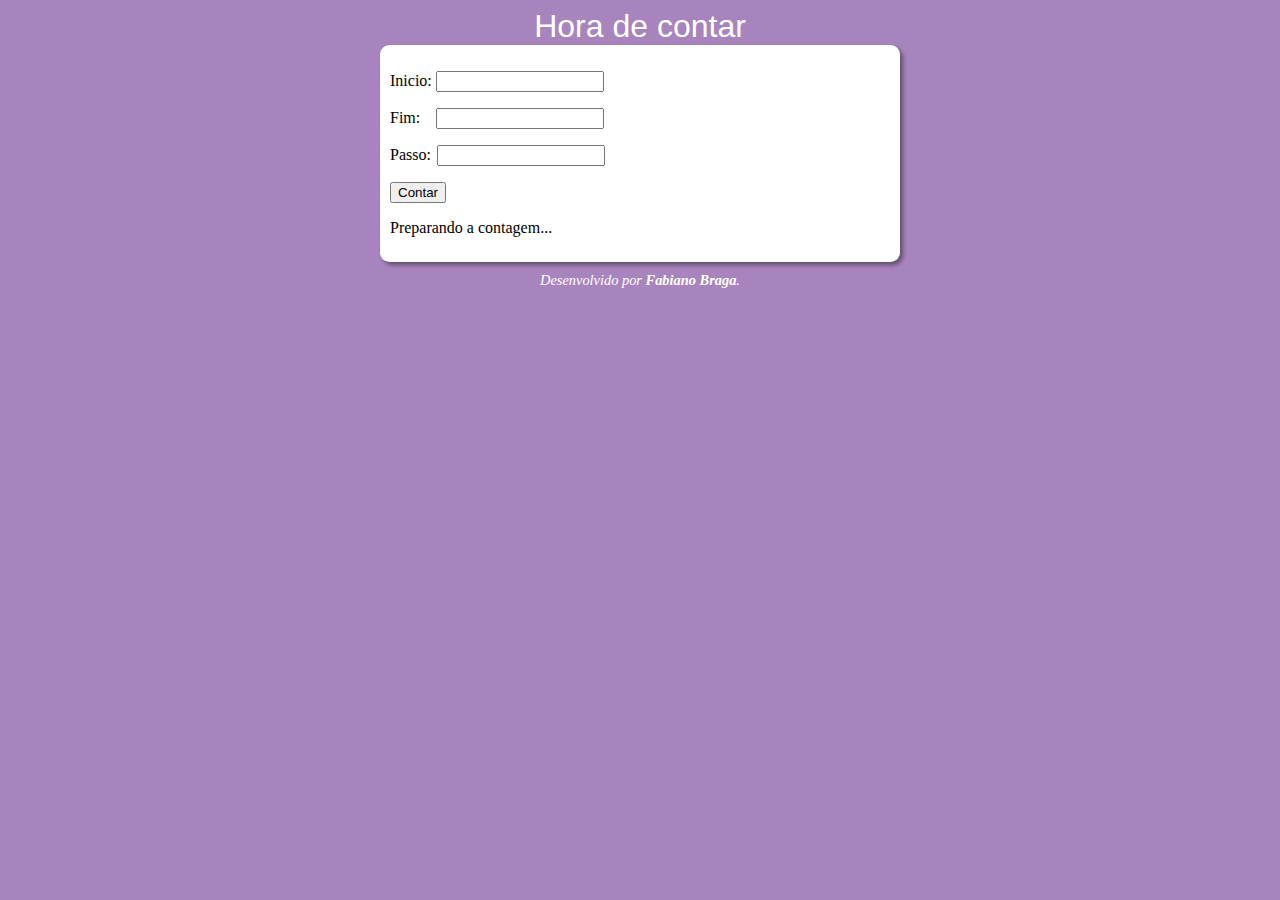
<file: contando/index.html>
<!DOCTYPE html>
<html lang="pt-br">
<head>
    <meta charset="UTF-8">
    <meta http-equiv="X-UA-Compatible" content="IE=edge">
    <meta name="viewport" content="width=device-width, initial-scale=1.0">
    <title>Contando</title>
    <link rel="stylesheet" href="estilo/style.css">
</head>
<body>
    <header>
        Hora de contar
    </header>
    <section>
        <div id="dados">
            <p>Inicio: <input type="number" name="txtini" id="txtini"></p>
            <p>Fim: <input type="number" name="txtfim" id="txtfim"></p>
            <p>Passo: <input type="number" name="txtpasso" id="txtpasso"></p>
            <p><input id="btn" type="button" value="Contar" onclick="contar()"></p>
        </div>
        <div id="res">
            <p>Preparando a contagem...</p>
        </div>
    </section>
    <footer>
        Desenvolvido por <strong>Fabiano Braga</strong>.
    </footer>
    <script src="scripts/contar.js"></script>
    
</body>
</html>
</file>
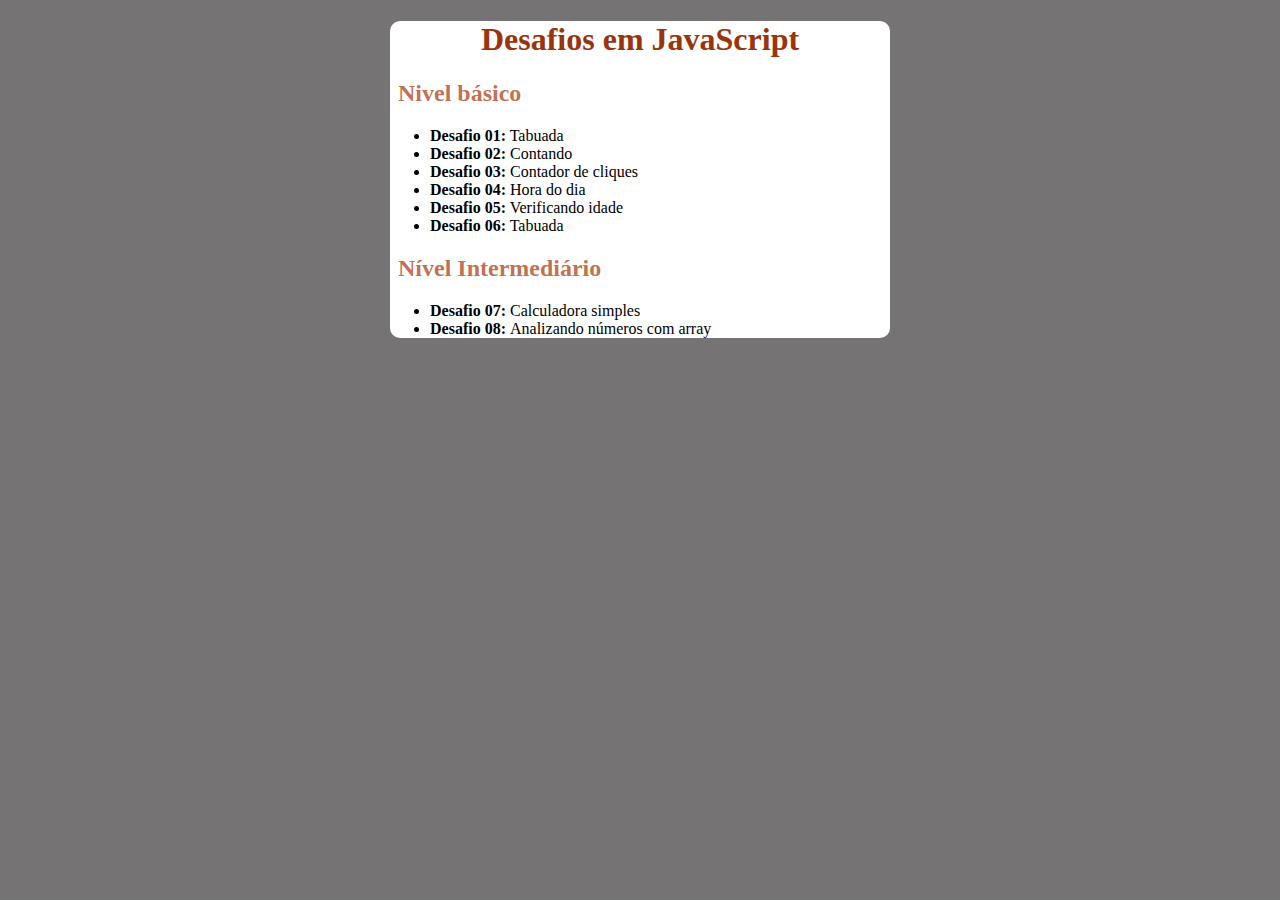
<file: desafios/index.html>
<!DOCTYPE html>
<html lang="pt-BR">
<head>
    <meta charset="UTF-8">
    <meta http-equiv="X-UA-Compatible" content="IE=edge">
    <meta name="viewport" content="width=device-width, initial-scale=1.0">
    <title>JavaScritp</title>
    <link rel="stylesheet" href="style.css">
</head>
<body>
    <main>
        <h1>Desafios em JavaScript</h1>
        <h2>Nivel básico</h2>
        <div>
            <ul>
                <li>
                    <a href="tabuada/index.html"><strong>Desafio 01:</strong></a> Tabuada
                </li>
                <li>
                    <a href="contando/index.html"><strong>Desafio 02:</strong></a> Contando
                </li>
                <li>
                    <a href="contador-de-cliques/index.html"><strong>Desafio 03:</strong></a> Contador de cliques
                </li>
                <li>
                    <a href="hora-do-dia/index.html"><strong>Desafio 04:</strong></a> Hora do dia
                </li>
                <li>
                    <a href="verificar-idade/"><strong>Desafio 05:</strong></a> Verificando idade
                </li>
                <li>
                    <a href=""><strong>Desafio 06:</strong></a> Tabuada
                </li>
                
            </ul>
        </div>

        <h2>Nível Intermediário</h2>
        <div>
            <ul>
                <li>
                    <a href="calculadora/index.html"><strong>Desafio 07:</strong></a> Calculadora simples
                </li>
                <li>
                    <a href="analizando-numeros-com-array/index.html"><strong>Desafio 08: </strong></a> Analizando números com array
                </li>
            </ul>
        </div>
    </main>
    
</body>
</html>
</file>
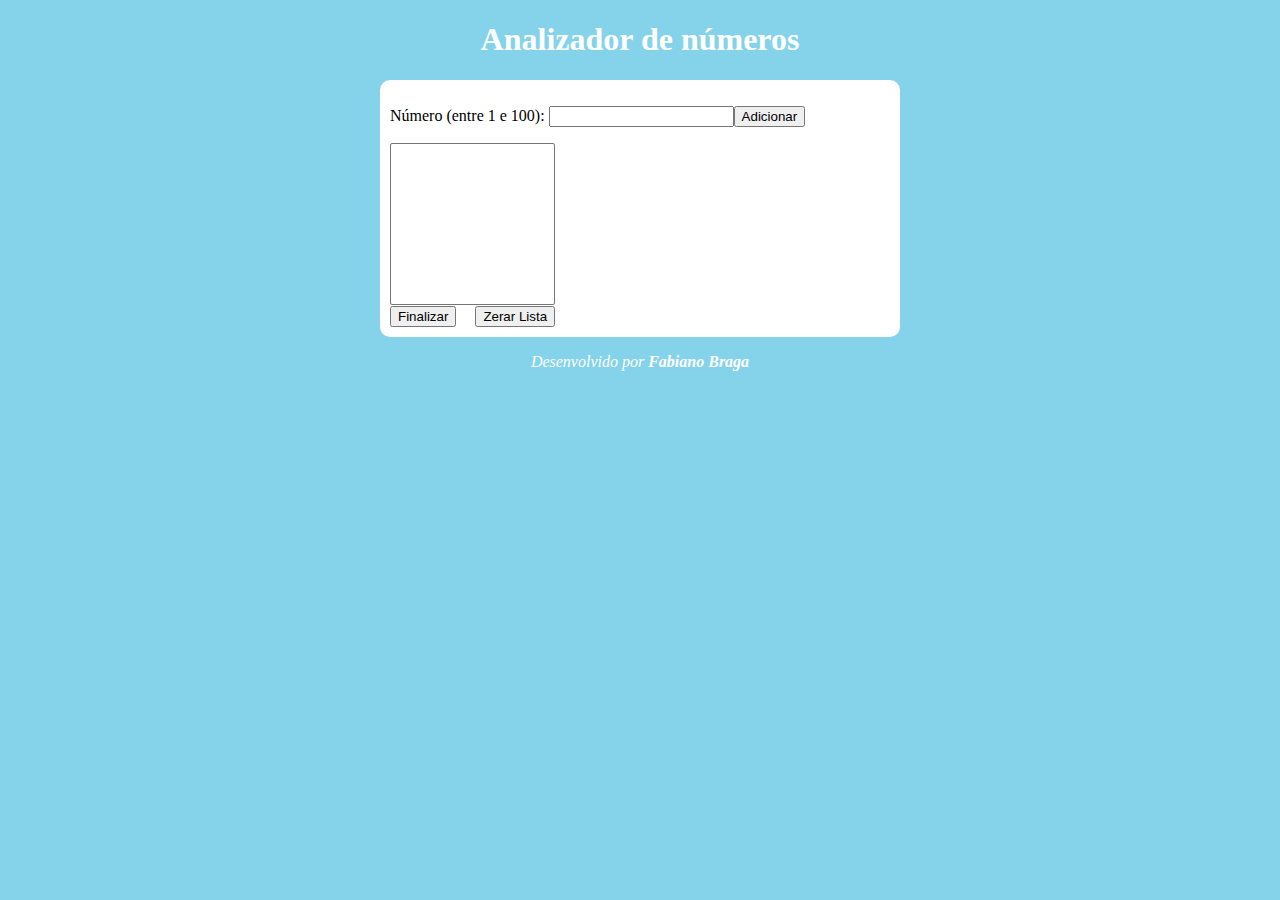
<file: desafios/analizando-numeros-com-array/index.html>
<!DOCTYPE html>
<html lang="pt-br">
<head>
    <meta charset="UTF-8">
    <meta http-equiv="X-UA-Compatible" content="IE=edge">
    <meta name="viewport" content="width=device-width, initial-scale=1.0">
    <title>Analizador de números</title>
    <link rel="stylesheet" href="estilo/style.css">
</head>
<body>
    <header><h1>Analizador de números</h1></header>
    <section>

        <div id="dados">
            <p>Número (entre 1 e 100):
                <input type="number" name="txtnum" id="txtnum"><input id="btnadd" type="button" value="Adicionar" onclick="adicionar()"></p>
          
            <select name="tab" id="tab" size="10px">

            </select><br>
            <input id="btnfinalizar" type="button" value="Finalizar" onclick="finalizar()"> <input id="btnzerar" type="button" value="Zerar Lista" onclick="Zerar()">
        </div>
        <div id="res">

        </div>
    </section>
    <footer>
        <p>Desenvolvido por <strong><a href="https://github.com/Fabiano-Braga" target="_blank">Fabiano Braga</a></strong></p>
    </footer>

    <script src="scripts/array.js"></script>
</body>
</html>
</file>
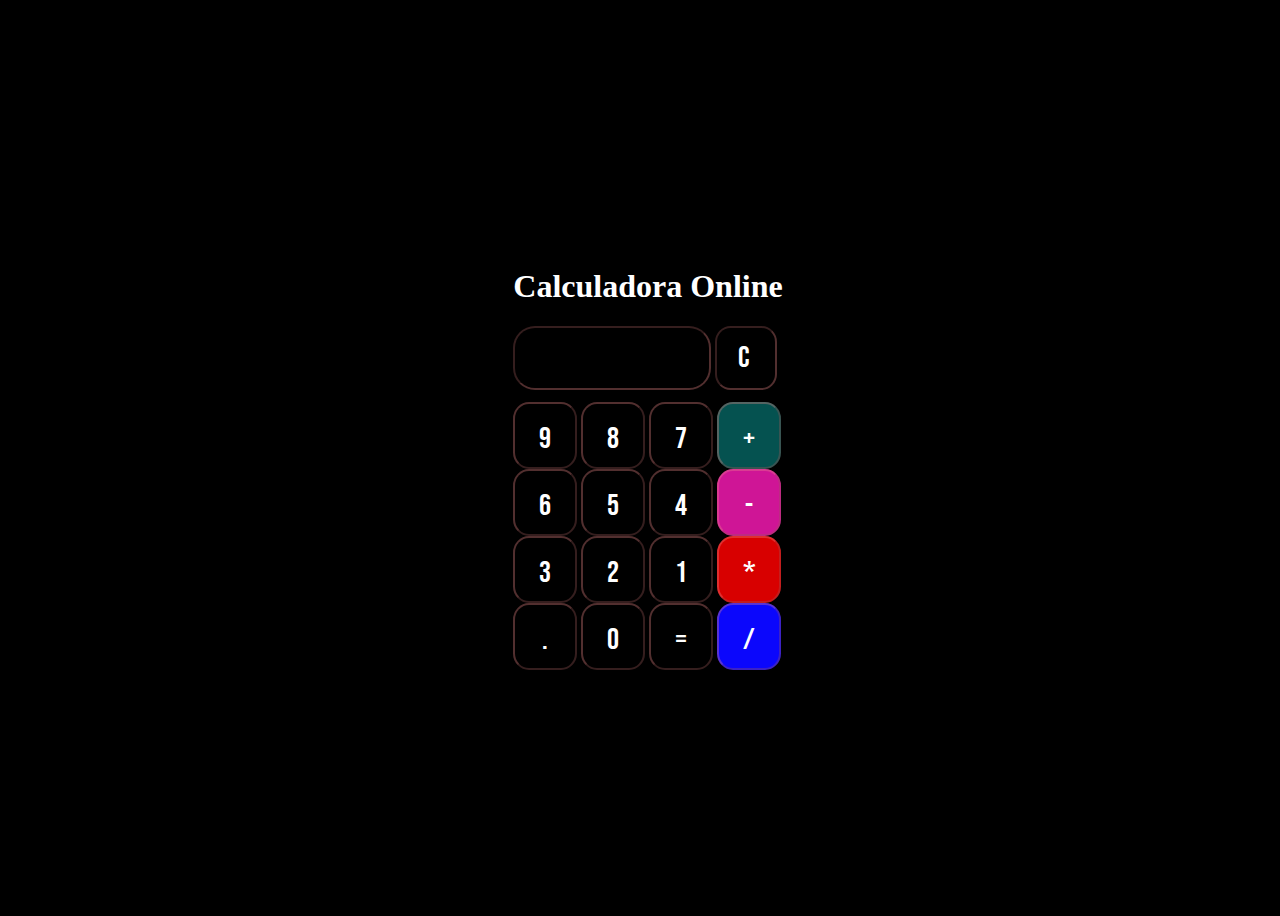
<file: desafios/calculadora/index.html>
<!DOCTYPE html>
<html lang="pt-br">
<head>
    <meta charset="UTF-8">
    <meta http-equiv="X-UA-Compatible" content="IE=edge">
    <meta name="viewport" content="width=device-width, initial-scale=1.0">
    <title>Document</title>
    <link rel="stylesheet" href="estilos/style.css">
</head>
<body>
    <div class="main">
        <h1>Calculadora Online</h1>
        <form action="" name="Calculator" >

            <input type="text" class="text maincolor" name="text1" disabled>
            <input type="text" class="text1 maincolor" name="text12" value="C" onclick="location.reload()"><br>

            <input type="button" class="num maincolor" name="btn9" value="9" onclick="displaynum(btn9.value)">
            <input type="button" class="num maincolor" name="btn8" value="8" onclick="displaynum(btn8.value)">
            <input type="button" class="num maincolor" name="btn7" value="7" onclick="displaynum(btn7.value)">
            <input type="button" class="num soma" name="addbtn" value="+" onclick="displaynum(addbtn.value)"><br>

            <input type="button" class="num maincolor" name="btn6" value="6" onclick="displaynum(btn6.value)">
            <input type="button" class="num maincolor" name="btn5" value="5" onclick="displaynum(btn5.value)">
            <input type="button" class="num maincolor" name="btn4" value="4" onclick="displaynum(btn4.value)">
            <input type="button" class="num sub" name="subbtn" value="-" onclick="displaynum(subbtn.value)"><br>

            <input type="button" class="num maincolor" name="btn3" value="3" onclick="displaynum(btn3.value)">
            <input type="button" class="num maincolor" name="btn2" value="2" onclick="displaynum(btn2.value)">
            <input type="button" class="num maincolor" name="btn1" value="1" onclick="displaynum(btn1.value)">
            <input type="button" class="num mult" name="multbtn" value="*" onclick="displaynum(multbtn.value)"><br>

            <input type="button" class="num maincolor" name="dot" value="." onclick="displaynum(dot.value)">
            <input type="button" class="num maincolor" name="btn0" value="0" onclick="displaynum(btn0.value)">
            <input type="button" class="num maincolor" name="eqlbtn" value="=" onclick="text1.value=eval(text1.value)">
            <input type="button" class="num divi" name="divbtn" value="/" onclick="displaynum(divbtn.value)"><br>

        </form>

    </div>
    
</body>
<script src="scripts/calculadora.js"></script>
</html>
</file>
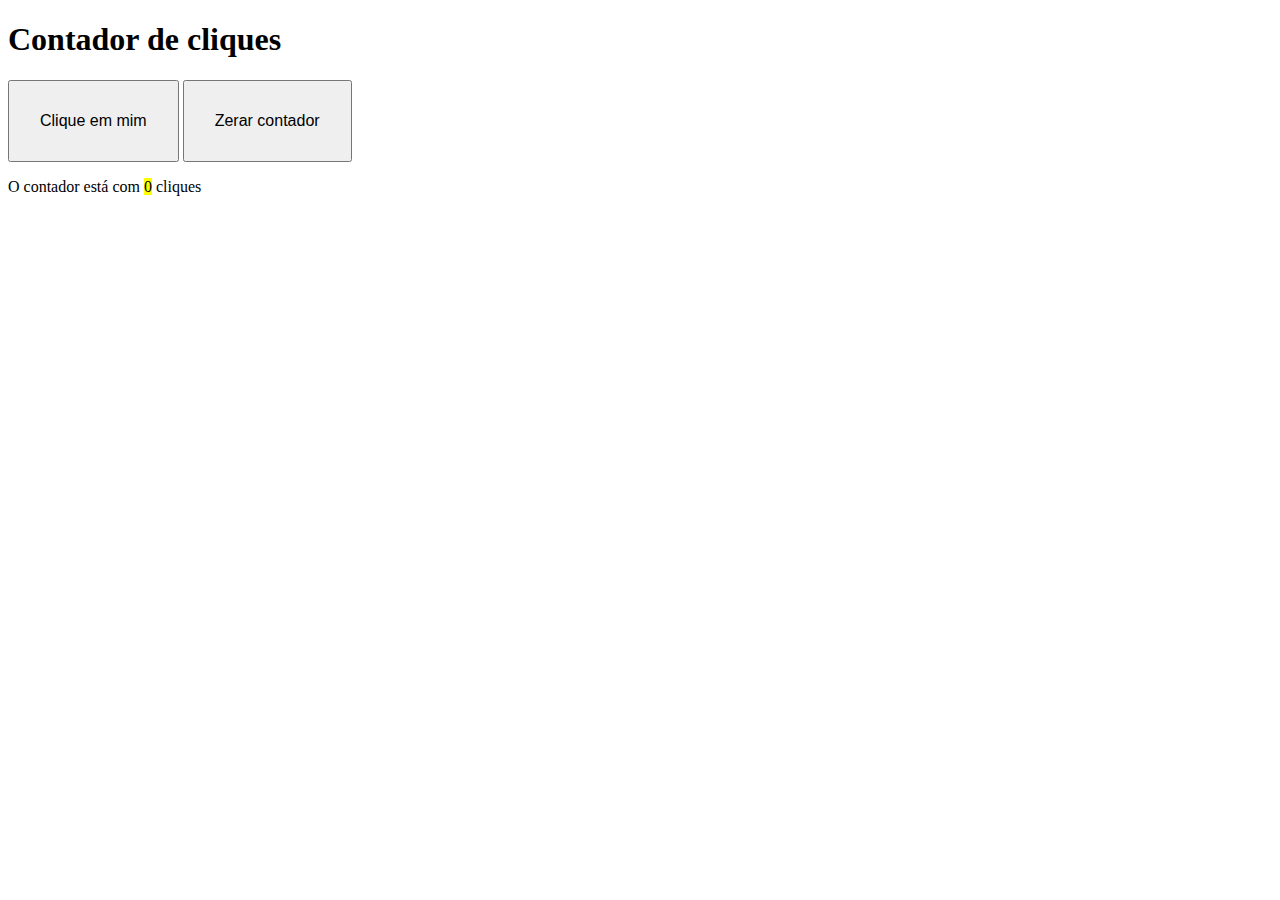
<file: desafios/contador-de-cliques/index.html>
<!DOCTYPE html>
<html lang="pt-BR">
<head>
    <meta charset="UTF-8">
    <meta http-equiv="X-UA-Compatible" content="IE=edge">
    <meta name="viewport" content="width=device-width, initial-scale=1.0">
    <title>Contador de cliques</title>
    <link rel="stylesheet" href="estilos/style.css">
</head>
<body>
    <h1>Contador de cliques</h1>
    <button onclick="Click()">Clique em mim</button>
    <button onclick="Zerar()">Zerar contador</button>
    <div id="res">
        <p>O contador está com <mark>0</mark> cliques </p>

    </div>
    
    <script src="scripts.cliques.js"></script>
</body>
</html>
</file>
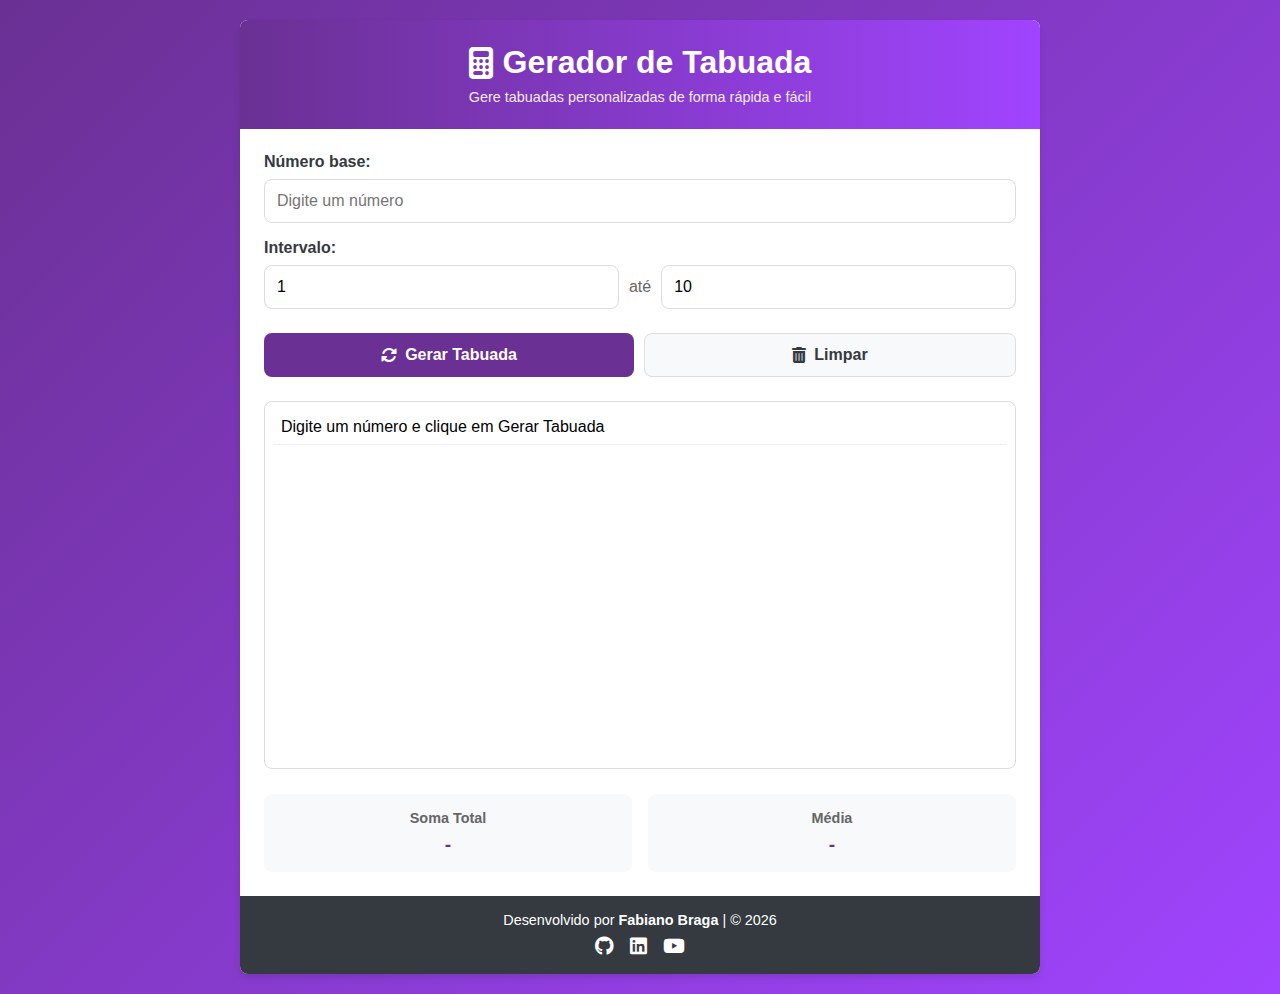
<file: desafios/gerador-tabuada/index.html>
<!DOCTYPE html>
<html lang="pt-br">
<head>
    <meta charset="UTF-8">
    <meta http-equiv="X-UA-Compatible" content="IE=edge">
    <meta name="viewport" content="width=device-width, initial-scale=1.0">
    <title>Gerador de Tabuada Profissional</title>
    <link rel="stylesheet" href="https://cdnjs.cloudflare.com/ajax/libs/font-awesome/6.4.0/css/all.min.css">
    <link rel="stylesheet" href="style/gerador.css">
</head>
<body>
    <div class="container">
        <header>
            <h1><i class="fas fa-calculator"></i> Gerador de Tabuada</h1>
            <p class="subtitle">Gere tabuadas personalizadas de forma rápida e fácil</p>
        </header>
        
        <section class="main-content">
            <div class="input-section">
                <div class="input-group">
                    <label for="txtnum">Número base:</label>
                    <input type="number" name="txtnum" id="txtnum" placeholder="Digite um número">
                </div>
                
                <div class="input-group">
                    <label for="range">Intervalo:</label>
                    <div class="range-inputs">
                        <input type="number" id="startRange" placeholder="Início" value="1">
                        <span>até</span>
                        <input type="number" id="endRange" placeholder="Fim" value="10">
                    </div>
                </div>
                
                <div class="button-group">
                    <button class="btn generate" onclick="Tabuada()">
                        <i class="fas fa-sync-alt"></i> Gerar Tabuada
                    </button>
                    <button class="btn clear" onclick="clearTable()">
                        <i class="fas fa-trash-alt"></i> Limpar
                    </button>
                </div>
            </div>
            
            <div class="result-section">
                <div class="result-display">
                    <select name="select" id="select" size="10">
                        <option>Digite um número e clique em Gerar Tabuada</option>
                    </select>
                </div>
                
                <div class="additional-results">
                    <div class="result-card">
                        <h3>Soma Total</h3>
                        <p id="totalSum">-</p>
                    </div>
                    <div class="result-card">
                        <h3>Média</h3>
                        <p id="average">-</p>
                    </div>
                </div>
            </div>
        </section>
        
        <footer>
            <p>Desenvolvido por <strong>Fabiano Braga</strong> | © <span id="currentYear"></span></p>
            <div class="social-links">
                <a href="https://github.com/Fabiano-Braga" class="social-link" target="_blank" rel="external"><i class="fab fa-github"></i></a>
                <a href="https://www.linkedin.com/in/fabiano-matheus-57a378215/" target="_blank" rel="external" class="social-link"><i class="fab fa-linkedin"></i></a>
                <a href="https://www.youtube.com/@zeroaocode" target="_blank" rel="external" class="social-link"><i class="fab fa-youtube"></i></a>
            </div>
        </footer>
    </div>
    
    <script src="script/gerador.js"></script>
</body>
</html>
</file>
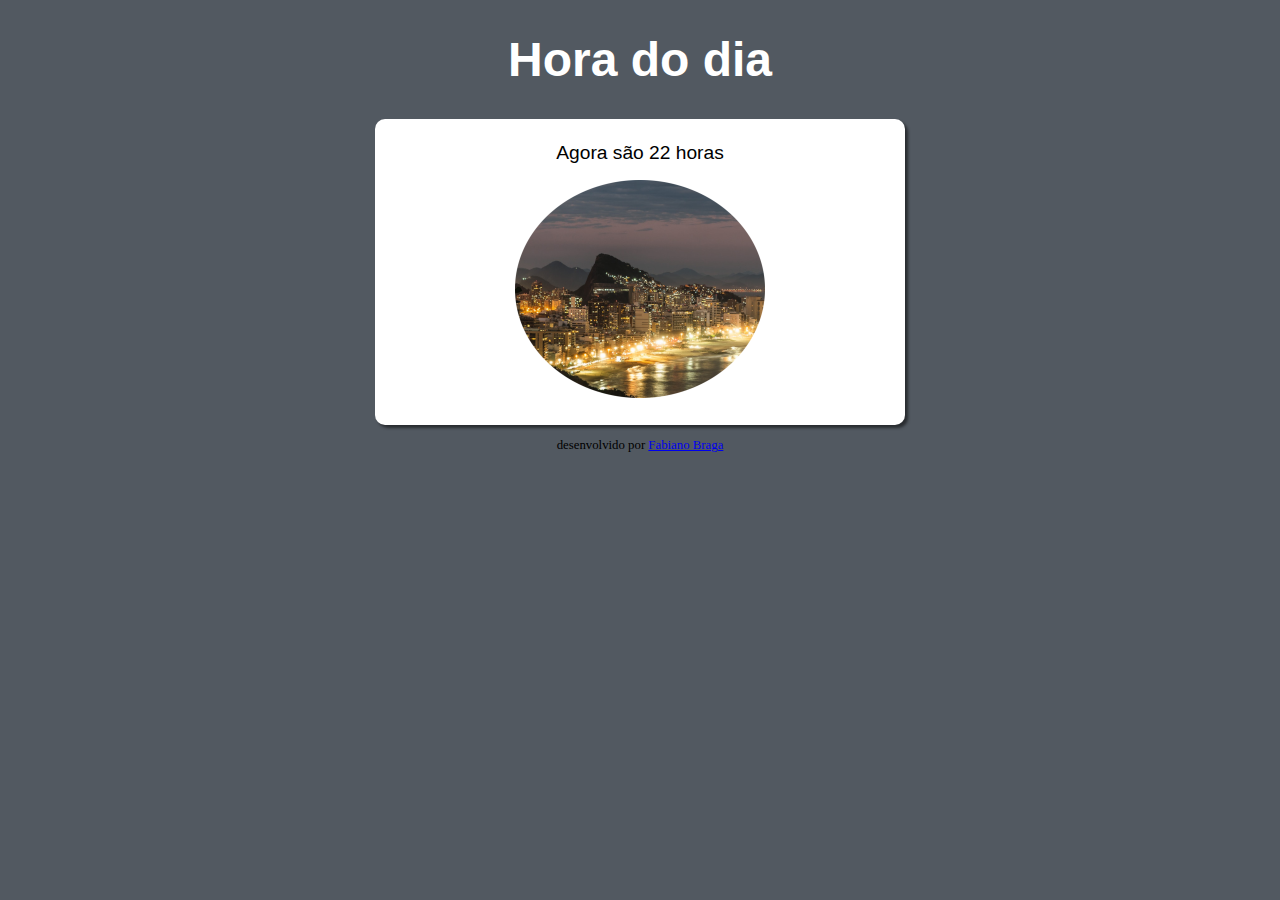
<file: desafios/hora-do-dia/index.html>
<!DOCTYPE html>
<html lang="pt-br">
<head>
    <meta charset="UTF-8">
    <meta http-equiv="X-UA-Compatible" content="IE=edge">
    <meta name="viewport" content="width=device-width, initial-scale=1.0">
    <title>Hora do dia</title>
    <link rel="stylesheet" href="estilo/style.css">
</head>
<body onload="carregar()">
    <header>
        <h1>Hora do dia</h1>
    </header>
    <section>
        <div id="msg">
            Aqui é o resultado
        </div>
        <div id="foto">
           <img id="imagem" src="imagens/manha.png" alt="Foto Manha">
        </div>
    </section>
    <footer>
        <p>desenvolvido por <a href="https://github.com/Fabiano-Braga" target="_blank">Fabiano Braga</a></p>
    </footer>

    <script src="scripts/modelo.js"></script>
    
</body>
</html>
</file>
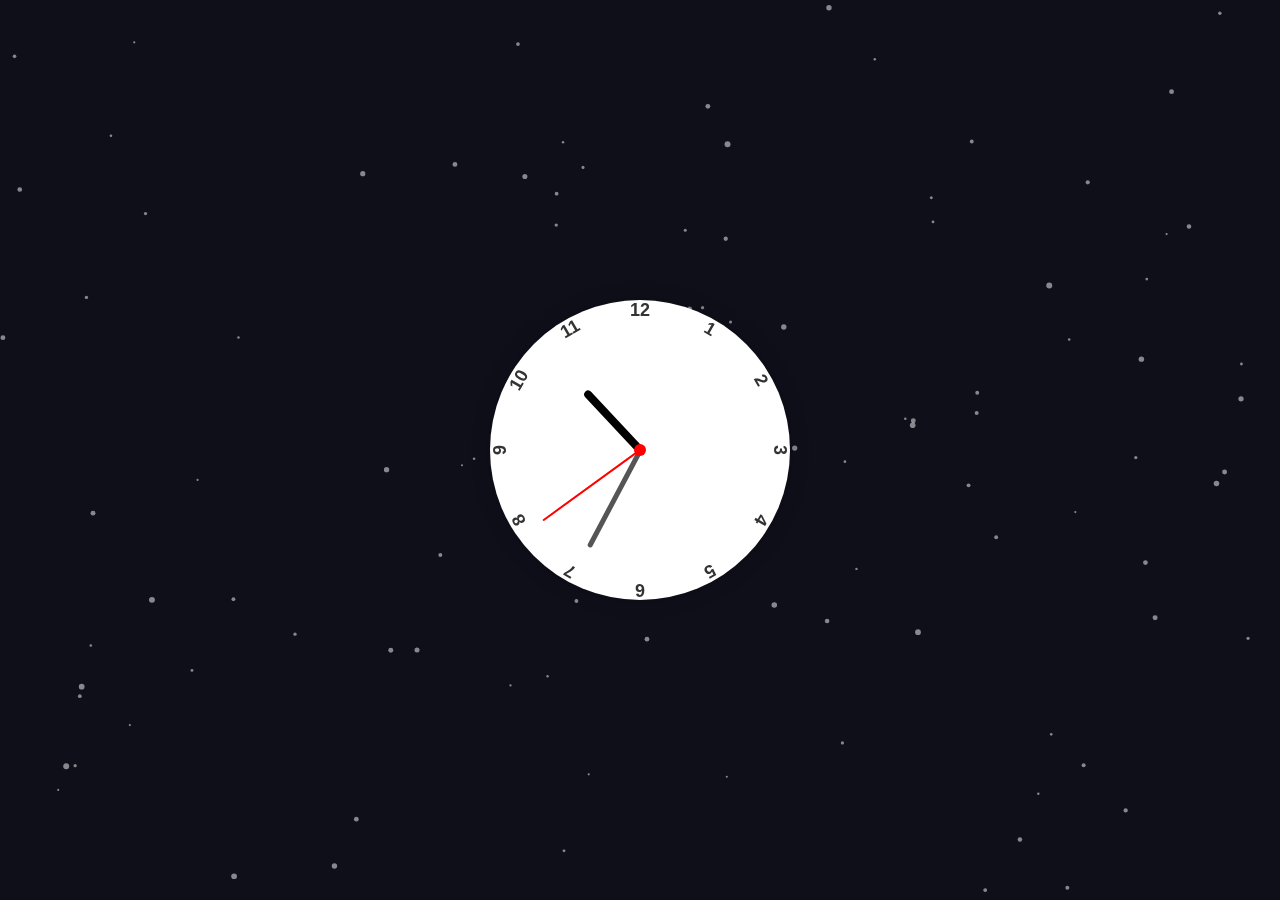
<file: desafios/relogio-analogico/index.html>
<!DOCTYPE html>
<html lang="pt-BR">
<head>
    <meta charset="UTF-8">
    <meta name="viewport" content="width=device-width, initial-scale=1.0">
    <title>Relógio Analógico</title>
    <link rel="stylesheet" href="style/clock.css">
</head>
<canvas id="particles"></canvas>
<body>
    <div class="clock">
        <div class="clock-face">
            <div class="hand hour-hand"></div>
            <div class="hand min-hand"></div>
            <div class="hand second-hand"></div>
            <div class="center-point"></div>
            
            <!-- Marcadores de horas -->
            <div class="number number1">1</div>
            <div class="number number2">2</div>
            <div class="number number3">3</div>
            <div class="number number4">4</div>
            <div class="number number5">5</div>
            <div class="number number6">6</div>
            <div class="number number7">7</div>
            <div class="number number8">8</div>
            <div class="number number9">9</div>
            <div class="number number10">10</div>
            <div class="number number11">11</div>
            <div class="number number12">12</div>
        </div>
    </div>

    <script src="script/clock.js"></script>
</body>
</html>
</file>
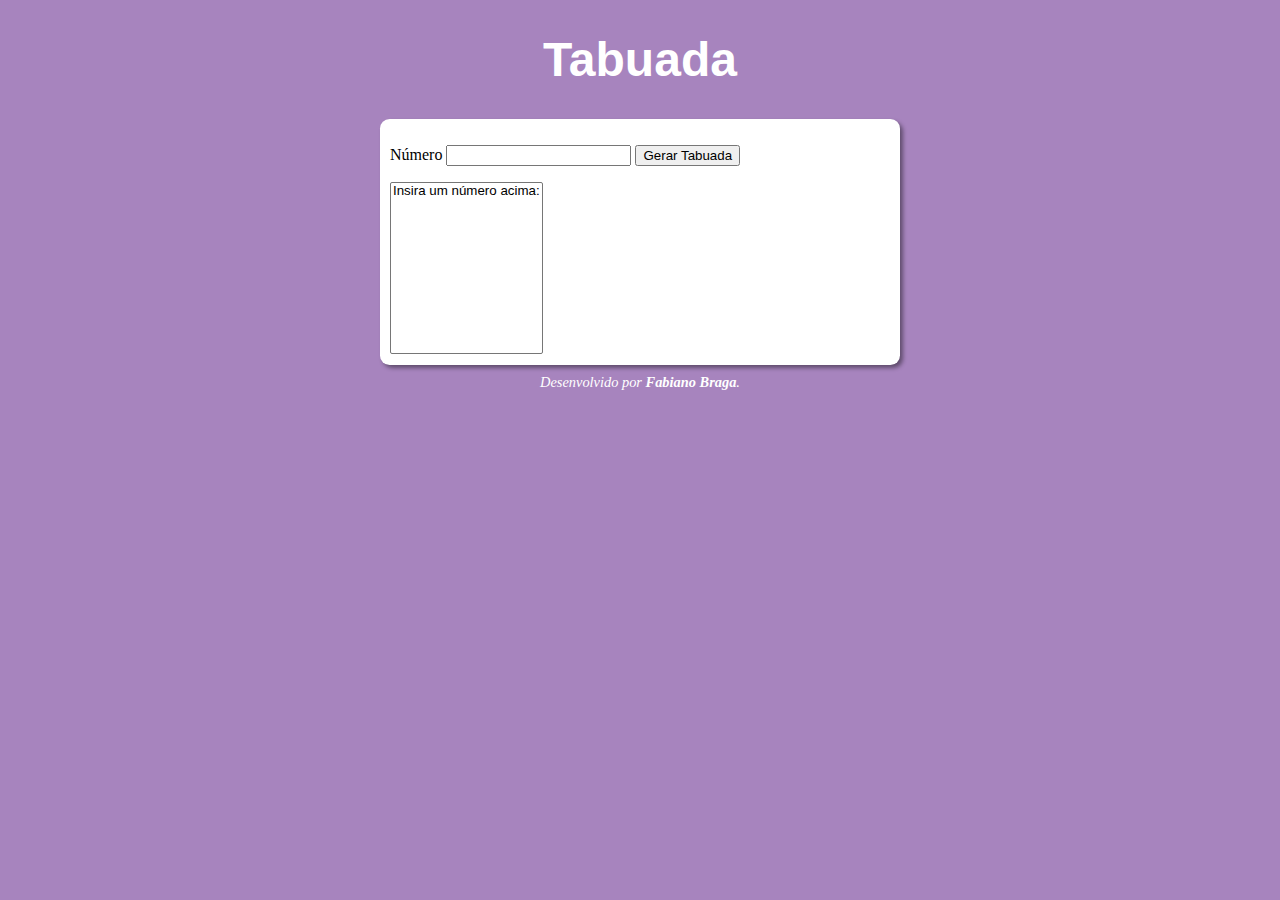
<file: desafios/tabuada/index.html>
<!DOCTYPE html>
<html lang="pt-br">
<head>
    <meta charset="UTF-8">
    <meta http-equiv="X-UA-Compatible" content="IE=edge">
    <meta name="viewport" content="width=device-width, initial-scale=1.0">
    <title>Tabuada</title>
    <link rel="stylesheet" href="estilo/style.css">
</head>
<body>
    <header>
        <h1>Tabuada</h1>
    </header>
    <section>
        <div id="dados">
            <p>Número
                <input type="number" name="txtnum" id="txtnum"> <input type="button" value="Gerar Tabuada" onclick="Tabuada()">
            </p>

        </div>
        <div id="res">
           <select name="select" id="select" size="10px">
            <option>Insira um número acima:</option>
           </select>
        </div>
    </section>
    <footer>Desenvolvido por <strong>Fabiano Braga</strong>.</footer>
    <script src="scripts/tabuada.js"></script>
    
</body>
</html>
</file>
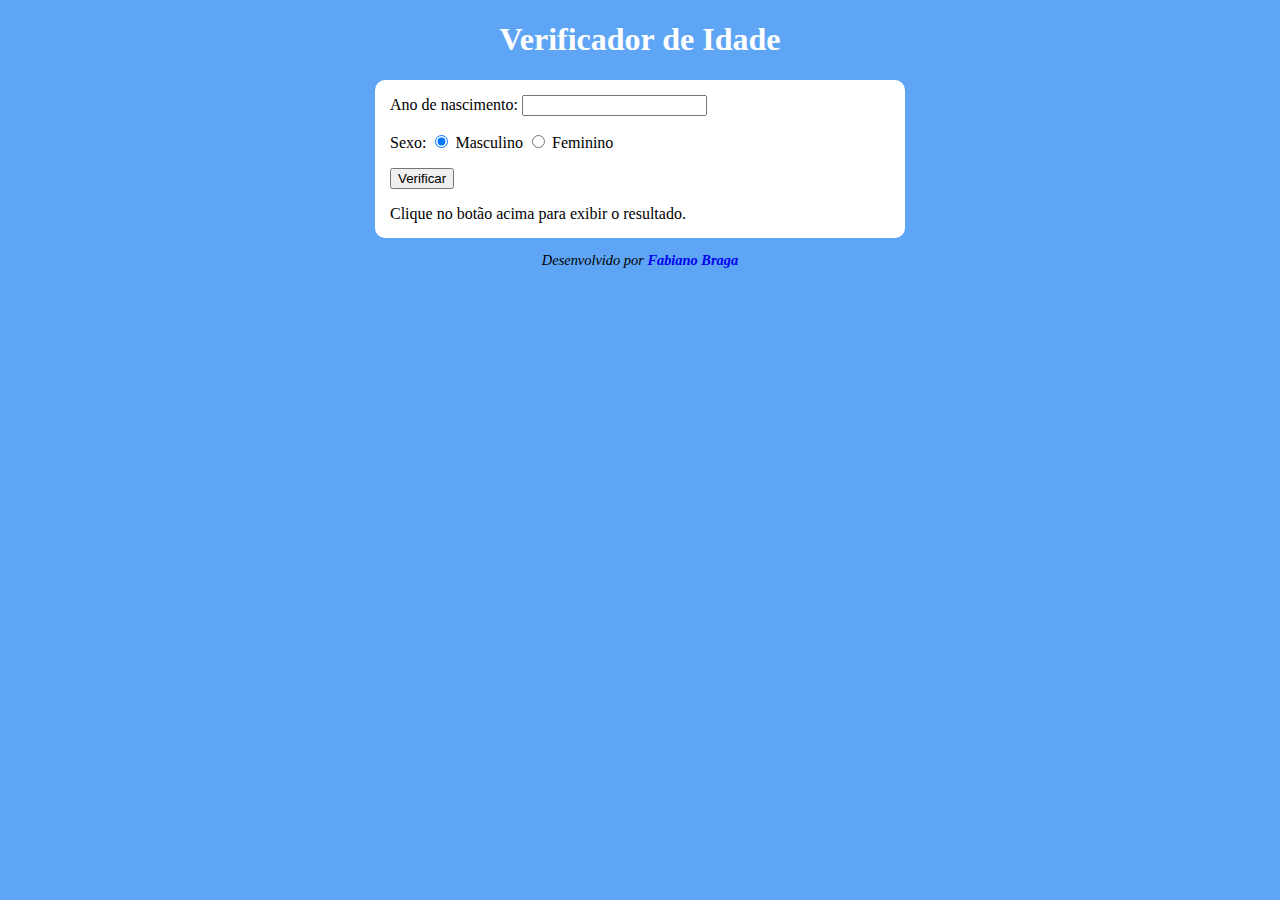
<file: desafios/verificar-idade/index.html>
<!DOCTYPE html>
<html lang="pt-br">
<head>
    <meta charset="UTF-8">
    <meta http-equiv="X-UA-Compatible" content="IE=edge">
    <meta name="viewport" content="width=device-width, initial-scale=1.0">
    <title>Verificando idade</title>
    <link rel="stylesheet" href="estilo/style.css">
</head>
<body>
    <header>
        <h1>Verificador de Idade</h1>
    </header>
    <section>
        <div id="dados">
            Ano de nascimento:
                <input type="number" name="txtano" id="txtano">
            <p>Sexo:
                <input type="radio" name="radiosex" id="masc" checked>
                <label for="masc">Masculino</label>
                <input type="radio" name="radiosex" id="fem">
                <label for="fem">Feminino</label>
            </p>
            <p>
                <input type="button" value="Verificar" onclick="Verificar()">
            </p>
        </div>
        <div id="res">
            Clique no botão acima para exibir o resultado.
        </div>
    </section>
    <footer>
        <p>Desenvolvido por <strong><a href="https://github.com/Fabiano-Braga" target="_blank">Fabiano Braga</a></strong></p>
    </footer>
    <script src="scripts/verifica.js"></script>
    
</body>
</html>
</file>
<file: contando/estilo/style.css>
body {
    background-color: #8454a5b7;
}

header {
    text-align: center;
    font: normal 2rem Arial;
    color: #ffffff;

}

section {
background-color: #ffffff;
max-width: 500px;
margin: auto;
padding: 0.6rem;
border-radius: 0.6rem;
box-shadow: 3px 3px 4px rgba(0, 0, 0, 0.425);
}

#txtini {
    width: 160px;
}

#txtfim {
    width: 160px;
    margin-left: 12px;
}

#txtpasso {
    width: 160px;
    margin-left: 2px;
}

footer {
    text-align: center;
    color: #ffffff;
    padding-top: 0.6rem;
    font-style: italic;
    font-size: 0.9rem;
}
</file>
<file: desafios/style.css>
body {
    background-color: rgb(117, 115, 115);
}

main {
    margin: auto;
    max-width: 500px;
    background-color: white;
    border-radius: 10px;
    
}

main > h1 {
    text-align: center;
    color: #99340c;
}
main h2 {
    color: #a73204b4;
    text-indent: 8px;
}

a {
    color: #000000;
    text-decoration: none;
}

a:hover {
    text-decoration: underline;
    text-decoration-color: #99340c;
}
</file>
<file: desafios/analizando-numeros-com-array/estilo/style.css>
body {
    background-color: #84d3eb;
}

header {
    text-align: center;
    color: #ffffff;
}

section {
    background-color: #ffffff;
    max-width: 500px;
    border-radius: 10px;
    margin: auto;
    padding: 10px;
    

}
#tab {
    width: 165px;
}

#btnzerar {
    margin-left: 15px;
}
footer {
    text-align: center;
    font-style: italic;
    color: #ffffff;
}

a {
    text-decoration: none;
    color: #ffffff;
}

a:hover {
    text-decoration: underline;
    color: black;
}
</file>
<file: desafios/calculadora/estilos/style.css>
@import url('https://fonts.googleapis.com/css2?family=Bebas+Neue&display=swap');

body {
    width: 100%;
    height: 100vh;
    display: flex;
    align-items: center;
    justify-content: center;
    background: black;
}
h1 {
    color: white;
}

input {
    color: #fff;
    padding: 17px;
    outline: none;
    font-size: 30px;
    font-family: 'Bebas Neue', cursive;
    border-radius: 25%;
    border-color: rgba(240, 139, 139, 0.342);
}

.num {
    width: 64px;
    height: 67px;
}

.text {
    width: 160px;
    height: 26px;
    border-radius: 22px;
    letter-spacing: 5px;
    text-align: center;
    margin-bottom: 12px;
}

.text1 {
    width: 24px;
    height: 26px;
    border-radius: 25%;
    letter-spacing: 5px;
    text-align: center;
    margin-bottom: 12px;
    cursor: pointer;
}
.main {
    display: inline-block;

}

.maincolor {
    background-color: black;
    
}

.soma {
    background-color: #055250;

}

.sub {
    background-color: #cf1596;
}

.mult {
    background-color: #d80000;
}

.divi {
    background-color: #0b07fc;
}
</file>
<file: desafios/contador-de-cliques/estilos/style.css>
#btnClick, #btnZerar {
    width: 150px;
    height: 80px;
    line-height: 80px;
    background-color: #acaaaa;
    color: #ffffff;
    display: inline-block;
    margin: 2px;
    text-align: center;
    border-radius: 5px;
}

button {
    cursor: pointer;
    font-size: 12pt;
    padding: 30px;
}
</file>
<file: desafios/gerador-tabuada/style/gerador.css>
:root {
    --primary-color: #6a3093;
    --secondary-color: #a044ff;
    --accent-color: #f39c12;
    --light-color: #f8f9fa;
    --dark-color: #343a40;
    --success-color: #28a745;
    --danger-color: #dc3545;
    --border-radius: 8px;
    --box-shadow: 0 4px 6px rgba(0, 0, 0, 0.1);
    --transition: all 0.3s ease;
}

* {
    margin: 0;
    padding: 0;
    box-sizing: border-box;
    font-family: 'Segoe UI', Tahoma, Geneva, Verdana, sans-serif;
}

body {
    background: linear-gradient(135deg, var(--primary-color), var(--secondary-color));
    min-height: 100vh;
    display: flex;
    justify-content: center;
    align-items: center;
    padding: 20px;
}

.container {
    width: 100%;
    max-width: 800px;
    background-color: white;
    border-radius: var(--border-radius);
    box-shadow: var(--box-shadow);
    overflow: hidden;
}

header {
    background: linear-gradient(to right, var(--primary-color), var(--secondary-color));
    color: white;
    padding: 1.5rem;
    text-align: center;
}

header h1 {
    font-size: 2rem;
    margin-bottom: 0.5rem;
    display: flex;
    align-items: center;
    justify-content: center;
    gap: 10px;
}

header .subtitle {
    font-size: 0.9rem;
    opacity: 0.9;
}

.main-content {
    padding: 1.5rem;
}

.input-section {
    margin-bottom: 1.5rem;
}

.input-group {
    margin-bottom: 1rem;
}

.input-group label {
    display: block;
    margin-bottom: 0.5rem;
    font-weight: 600;
    color: var(--dark-color);
}

.input-group input {
    width: 100%;
    padding: 0.75rem;
    border: 1px solid #ddd;
    border-radius: var(--border-radius);
    font-size: 1rem;
    transition: var(--transition);
}

.input-group input:focus {
    outline: none;
    border-color: var(--primary-color);
    box-shadow: 0 0 0 2px rgba(106, 48, 147, 0.2);
}

.range-inputs {
    display: flex;
    align-items: center;
    gap: 10px;
}

.range-inputs span {
    color: #666;
}

.button-group {
    display: flex;
    gap: 10px;
    margin-top: 1.5rem;
}

.btn {
    flex: 1;
    padding: 0.75rem;
    border: none;
    border-radius: var(--border-radius);
    font-size: 1rem;
    font-weight: 600;
    cursor: pointer;
    transition: var(--transition);
    display: flex;
    align-items: center;
    justify-content: center;
    gap: 8px;
}

.btn.generate {
    background-color: var(--primary-color);
    color: white;
}

.btn.generate:hover {
    background-color: #5a2580;
}

.btn.clear {
    background-color: var(--light-color);
    color: var(--dark-color);
    border: 1px solid #ddd;
}

.btn.clear:hover {
    background-color: #e9ecef;
}

.result-section {
    display: flex;
    flex-direction: column;
    gap: 1.5rem;
}

.result-display select {
    width: 100%;
    padding: 0.5rem;
    border: 1px solid #ddd;
    border-radius: var(--border-radius);
    font-size: 1rem;
    background-color: white;
}

.result-display select option {
    padding: 0.5rem;
    border-bottom: 1px solid #eee;
}

.additional-results {
    display: flex;
    gap: 1rem;
}

.result-card {
    flex: 1;
    padding: 1rem;
    background-color: var(--light-color);
    border-radius: var(--border-radius);
    text-align: center;
}

.result-card h3 {
    font-size: 0.9rem;
    color: #666;
    margin-bottom: 0.5rem;
}

.result-card p {
    font-size: 1.2rem;
    font-weight: 600;
    color: var(--primary-color);
}

footer {
    background-color: var(--dark-color);
    color: white;
    padding: 1rem;
    text-align: center;
    font-size: 0.9rem;
}

footer p {
    margin-bottom: 0.5rem;
}

.social-links {
    display: flex;
    justify-content: center;
    gap: 1rem;
}

.social-link {
    color: white;
    font-size: 1.2rem;
    transition: var(--transition);
}

.social-link:hover {
    color: var(--accent-color);
}

/* Responsividade */
@media (max-width: 600px) {
    .additional-results {
        flex-direction: column;
    }
    
    .button-group {
        flex-direction: column;
    }
}
</file>
<file: desafios/hora-do-dia/estilo/style.css>
body {
    background-color: #7ab9f5c9;
}

header {
    font: bolder 1.5em Arial;
    color: white;
    text-align: center;
}

section {
    background-color: white;
    max-width: 500px;
    border-radius: 10px;
    box-shadow: 3px 3px 3px #00000081;
    padding: 15px;
    margin: auto;
}

#msg {
    font: normal 1.2em Arial;
}

div {
    text-align: center;
    padding: 8px;
}

footer {
    text-align: center;
    font: normal 0.8em italic;
}
</file>
<file: desafios/relogio-analogico/style/clock.css>
body {
    background-color: #0f0f1a;
    overflow: hidden;
    display: flex;
    justify-content: center;
    align-items: center;
    height: 100vh;
    margin: 0;
    font-family: Arial, Helvetica, sans-serif;
}

#particles {
    position: fixed;
    top: 0;
    left: 0;
    width: 100%;
    height: 100%;
    z-index: -1;
}

.clock {
    width: 300px;
    height: 300px;
    border-radius: 50%;
    background-color: #fff;
    box-shadow: 0 0 20px rgba(0, 0, 0, 0.2);
    position: relative;
}
.clock-face {
    width: 100%;
    height: 100%;
    position: relative;
    border-radius: 50%;
    transform: rotate(0deg);
}

.hand {
    position: absolute;
    bottom: 50%;
    left: 50%;
    transform-origin: 50% 100%;
    background-color: #333;
    border-radius: 5px;
    transform-origin: 50% 100%; /* Fundamental para girar corretamente */
}

.hour-hand {
    width: 8px;
    height: 80px;
    margin-left: -4px;
    background-color: #000;
}

.min-hand {
    width: 5px;
    height: 110px;
    margin-left: -2.5px;
    background-color: #555;
}


.second-hand {
    width: 2px;
    height: 120px;
    margin-left: -1px;
    background-color: #f00;
}

.center-point {
    position: absolute;
    top: 50%;
    left: 50%;
    width: 12px;
    height: 12px;
    margin-left: -6px;
    margin-top: -6px;
    background-color: #f00;
    border-radius: 50%;
    z-index: 10;
}

.number {
    position: absolute;
    width: 100%;
    height: 100%;
    text-align: center;
    font-size: 18px;
    font-weight: bold;
    color: #333;
}

.number1 { transform: rotate(30deg); }
.number2 { transform: rotate(60deg); }
.number3 { transform: rotate(90deg); }
.number4 { transform: rotate(120deg); }
.number5 { transform: rotate(150deg); }
.number6 { transform: rotate(180deg); }
.number7 { transform: rotate(210deg); }
.number8 { transform: rotate(240deg); }
.number9 { transform: rotate(270deg); }
.number10 { transform: rotate(300deg); }
.number11 { transform: rotate(330deg); }
.number12 { transform: rotate(360deg); }

/* Ajustando a posição dos números para ficarem alinhados */
.number span {
    display: inline-block;
    transform: rotate(-30deg); /* Compensar a rotação do pai */
}

.number1 span { transform: rotate(-30deg); }
.number2 span { transform: rotate(-60deg); }
.number3 span { transform: rotate(-90deg); }
.number4 span { transform: rotate(-120deg); }
.number5 span { transform: rotate(-150deg); }
.number6 span { transform: rotate(-180deg); }
.number7 span { transform: rotate(-210deg); }
.number8 span { transform: rotate(-240deg); }
.number9 span { transform: rotate(-270deg); }
.number10 span { transform: rotate(-300deg); }
.number11 span { transform: rotate(-330deg); }
.number12 span { transform: rotate(-360deg); }
</file>
<file: desafios/tabuada/estilo/style.css>
body {
    background-color: #8454a5b7;
}

header {
    text-align: center;
    font: normal 1.5rem Arial;
    color: #ffffff;

}

section {
background-color: #ffffff;
max-width: 500px;
margin: auto;
padding: 0.6rem;
border-radius: 0.6rem;
box-shadow: 3px 3px 4px rgba(0, 0, 0, 0.425);
}


#txtini {
    width: 160px;
}

#txtfim {
    width: 160px;
    margin-left: 12px;
}

#txtpasso {
    width: 160px;
    margin-left: 2px;
}

footer {
    text-align: center;
    color: #ffffff;
    padding-top: 0.6rem;
    font-style: italic;
    font-size: 0.9rem;
}
</file>
<file: desafios/verificar-idade/estilo/style.css>
body {
    background-color: #5fa5f5;
}

header {
    color: #ffffff;
    text-align: center;

}

section {
    background-color: #ffffff;
    border-radius: 10px;
    padding: 15px;
    margin: auto;
    max-width: 500px;
}

footer {
    text-align: center;
    font-size: 0.9rem;
    font-style: italic;
    
}

a {
    text-decoration: none;
}

a:hover {
    text-decoration: underline;
}
</file>
